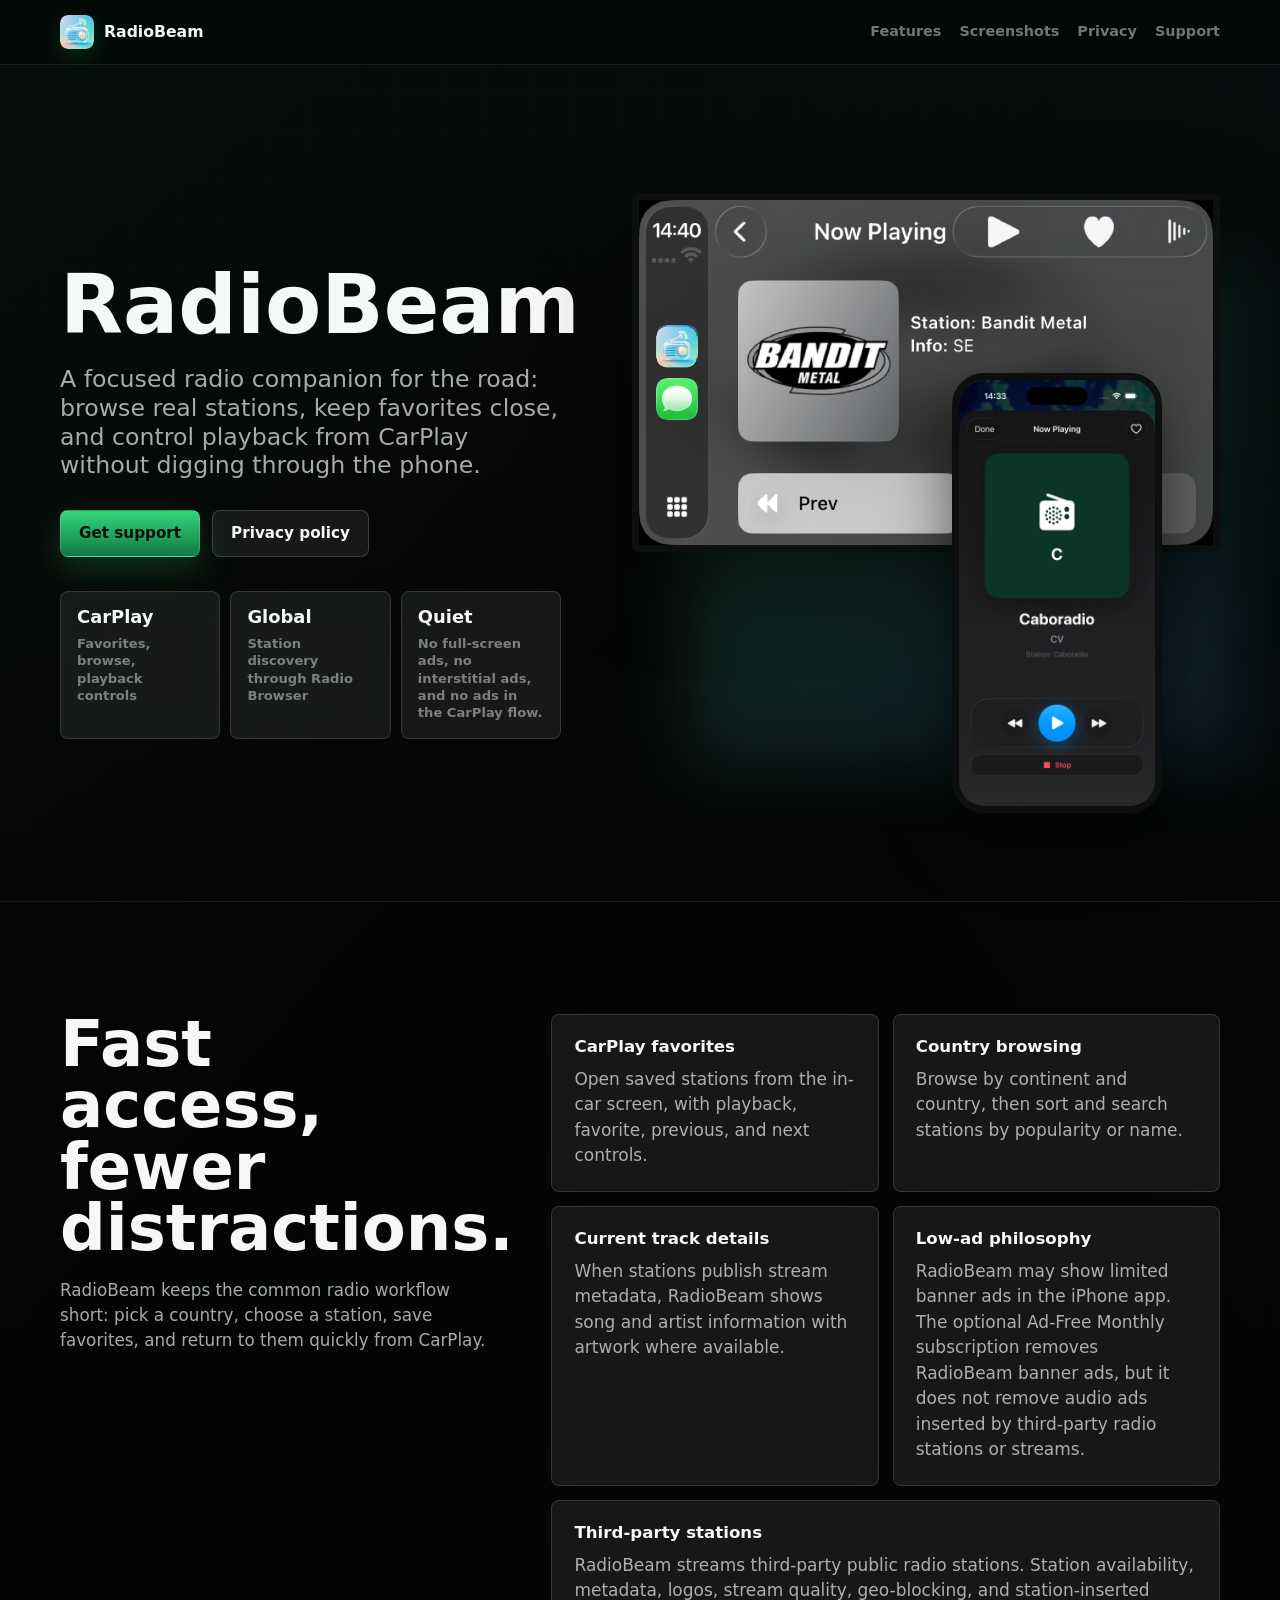
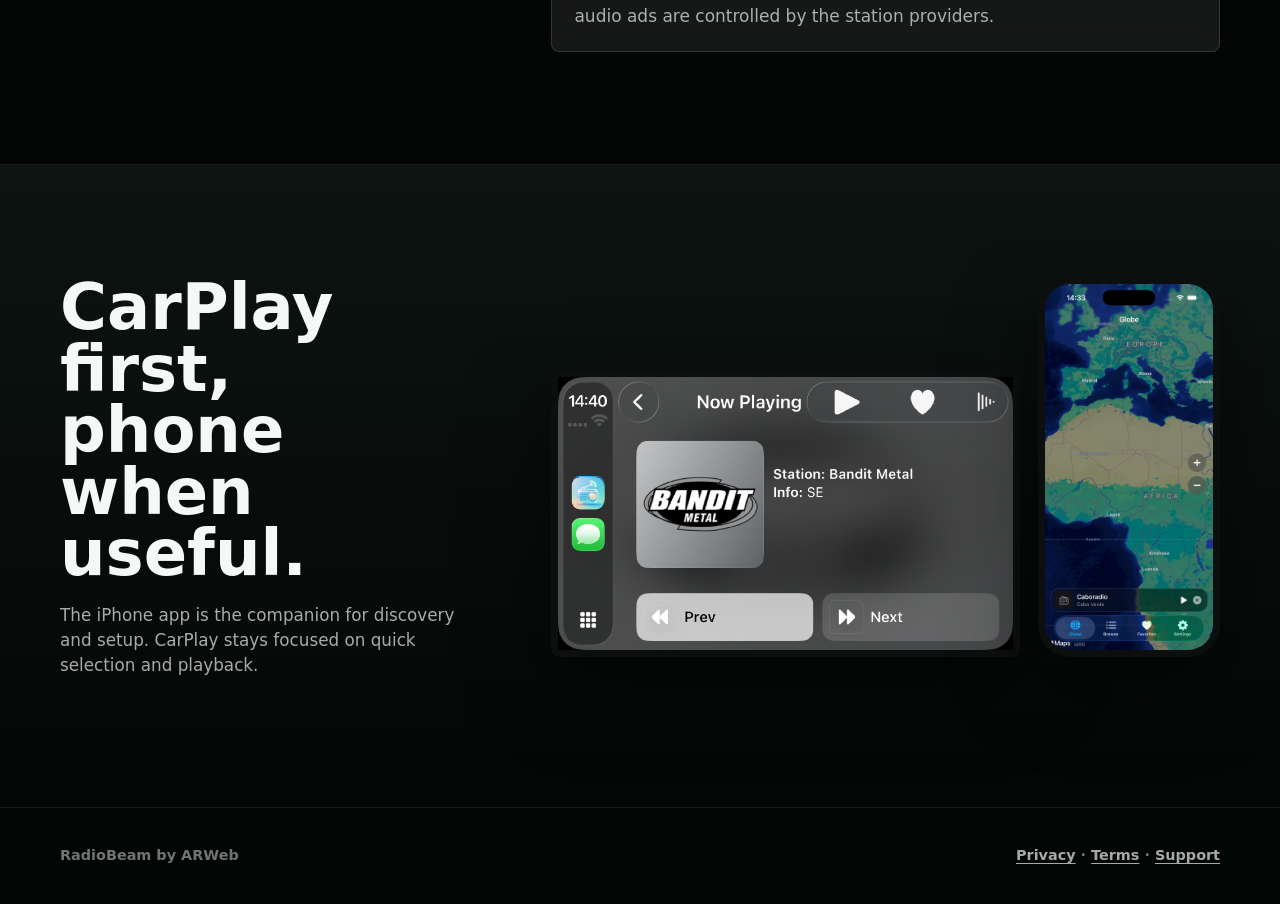
<file: docs/index.html>
<!doctype html>
<html lang="en">
  <head>
    <meta charset="utf-8">
    <meta name="viewport" content="width=device-width, initial-scale=1">
    <title>RadioBeam - CarPlay Radio</title>
    <meta name="description" content="RadioBeam is a CarPlay-first iOS radio app for browsing, saving, and playing live radio stations.">
    <link rel="icon" href="images/radiobeam-logo.png">
    <link rel="stylesheet" href="assets/site.css">
  </head>
  <body>
    <header class="site-header">
      <nav class="nav" aria-label="Primary">
        <a class="brand" href="./">
          <img src="images/radiobeam-logo.png" alt="">
          <span>RadioBeam</span>
        </a>
        <div class="nav-links">
          <a href="#features">Features</a>
          <a href="#screenshots">Screenshots</a>
          <a href="privacy/">Privacy</a>
          <a href="support/">Support</a>
        </div>
      </nav>
    </header>

    <main>
      <section class="hero wrap" aria-labelledby="home-title">
        <div>
          <h1 id="home-title">RadioBeam</h1>
          <p class="lead">A focused radio companion for the road: browse real stations, keep favorites close, and control playback from CarPlay without digging through the phone.</p>
          <div class="hero-actions">
            <a class="button" href="support/">Get support</a>
            <a class="button secondary" href="privacy/">Privacy policy</a>
          </div>
          <div class="stats" aria-label="RadioBeam highlights">
            <div class="stat">
              <strong>CarPlay</strong>
              <span>Favorites, browse, playback controls</span>
            </div>
            <div class="stat">
              <strong>Global</strong>
              <span>Station discovery through Radio Browser</span>
            </div>
            <div class="stat">
              <strong>Quiet</strong>
              <span>No full-screen ads, no interstitial ads, and no ads in the CarPlay flow.</span>
            </div>
          </div>
        </div>
        <div class="device-stage" aria-label="RadioBeam screenshots">
          <img class="carplay-shot" src="images/carplay-now-playing.png" alt="RadioBeam CarPlay Now Playing screen">
          <img class="phone-shot" src="images/iphone-now-playing.png" alt="RadioBeam iPhone Now Playing screen">
        </div>
      </section>

      <section class="section" id="features">
        <div class="wrap section-grid">
          <div>
            <h2>Fast access, fewer distractions.</h2>
            <p class="section-copy">RadioBeam keeps the common radio workflow short: pick a country, choose a station, save favorites, and return to them quickly from CarPlay.</p>
          </div>
          <div class="feature-grid">
            <article class="feature">
              <h3>CarPlay favorites</h3>
              <p>Open saved stations from the in-car screen, with playback, favorite, previous, and next controls.</p>
            </article>
            <article class="feature">
              <h3>Country browsing</h3>
              <p>Browse by continent and country, then sort and search stations by popularity or name.</p>
            </article>
            <article class="feature">
              <h3>Current track details</h3>
              <p>When stations publish stream metadata, RadioBeam shows song and artist information with artwork where available.</p>
            </article>
            <article class="feature">
              <h3>Low-ad philosophy</h3>
              <p>RadioBeam may show limited banner ads in the iPhone app. The optional Ad-Free Monthly subscription removes RadioBeam banner ads, but it does not remove audio ads inserted by third-party radio stations or streams.</p>
            </article>
            <article class="feature note">
              <h3>Third-party stations</h3>
              <p>RadioBeam streams third-party public radio stations. Station availability, metadata, logos, stream quality, geo-blocking, and station-inserted audio ads are controlled by the station providers.</p>
            </article>
          </div>
        </div>
      </section>

      <section class="section alt" id="screenshots">
        <div class="wrap section-grid">
          <div>
            <h2>CarPlay first, phone when useful.</h2>
            <p class="section-copy">The iPhone app is the companion for discovery and setup. CarPlay stays focused on quick selection and playback.</p>
          </div>
          <div class="screenshot-row">
            <img src="images/carplay-now-playing.png" alt="RadioBeam CarPlay player with station artwork">
            <img src="images/iphone-globe.png" alt="RadioBeam iPhone globe country discovery">
          </div>
        </div>
      </section>

    </main>

    <footer class="site-footer">
      <div class="footer-inner">
        <span>RadioBeam by ARWeb</span>
        <span><a href="privacy/">Privacy</a> · <a href="terms/">Terms</a> · <a href="support/">Support</a></span>
      </div>
    </footer>
  </body>
</html>
</file>
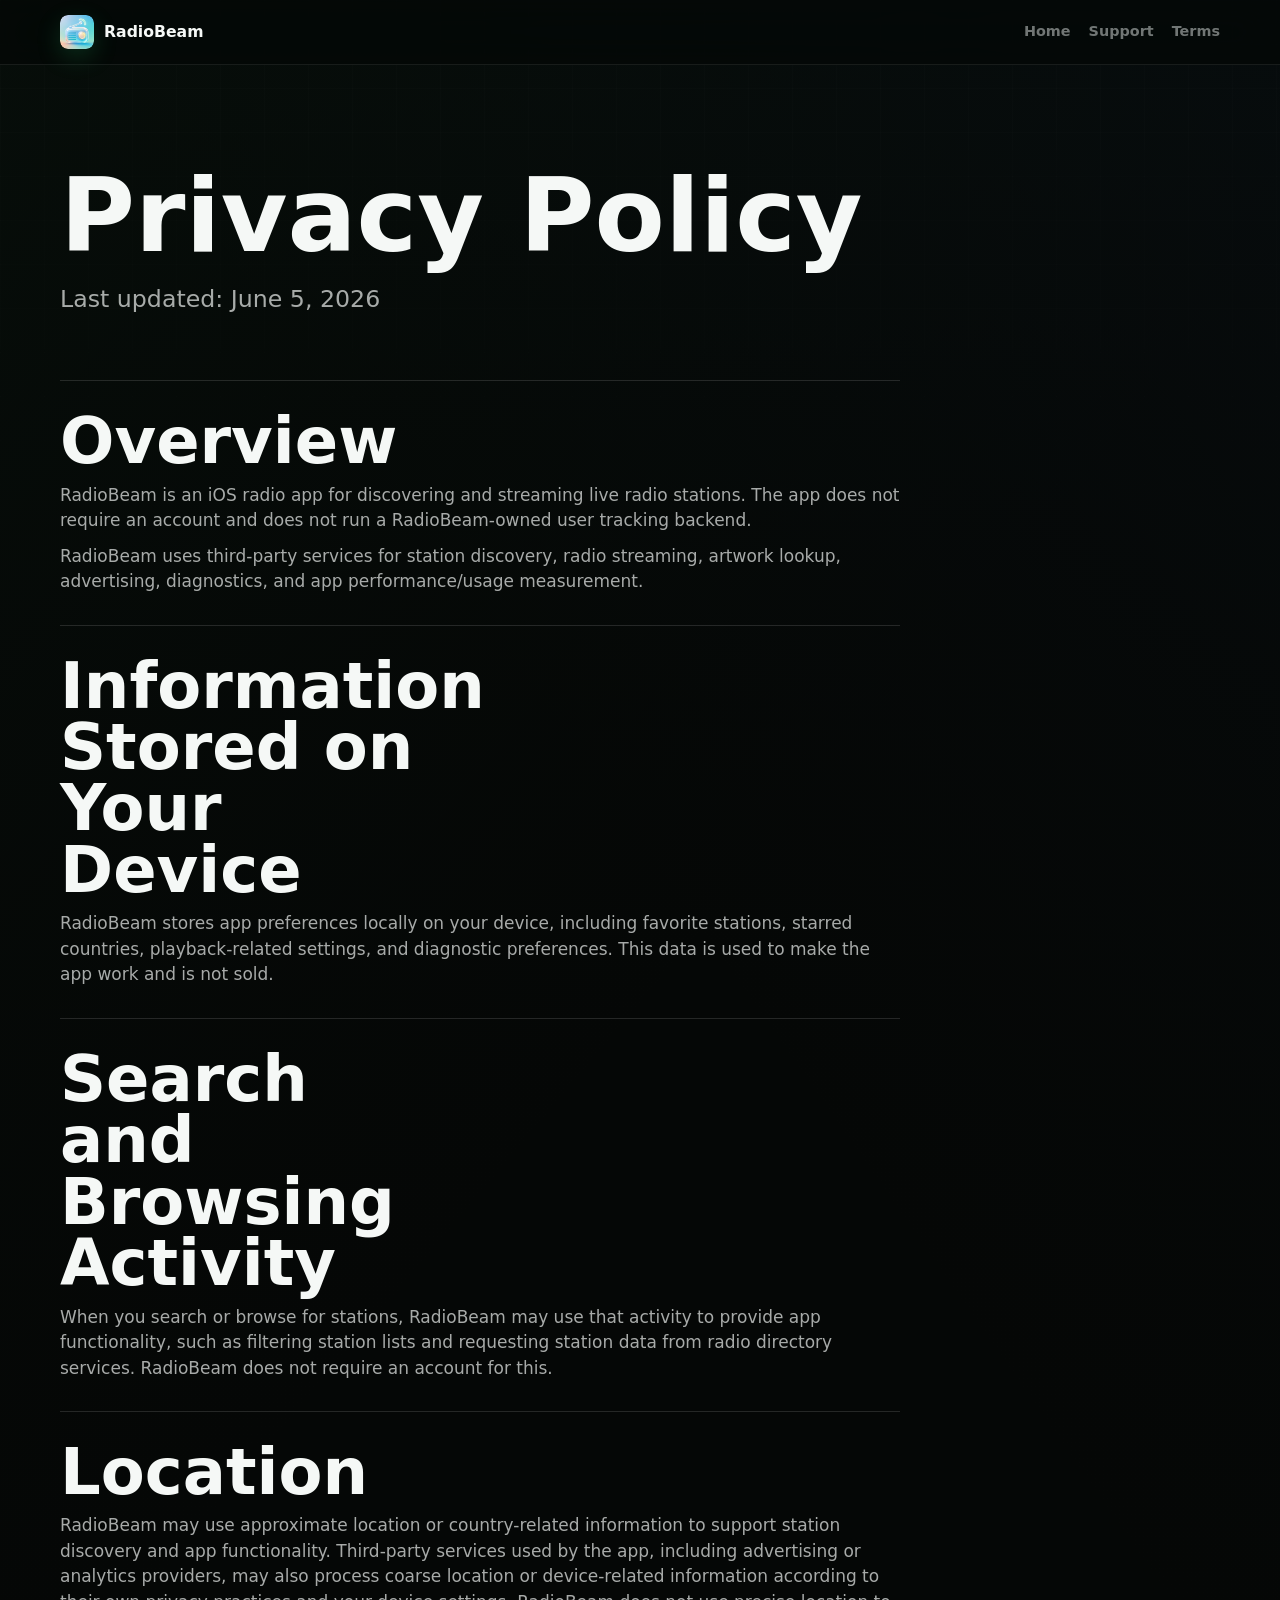
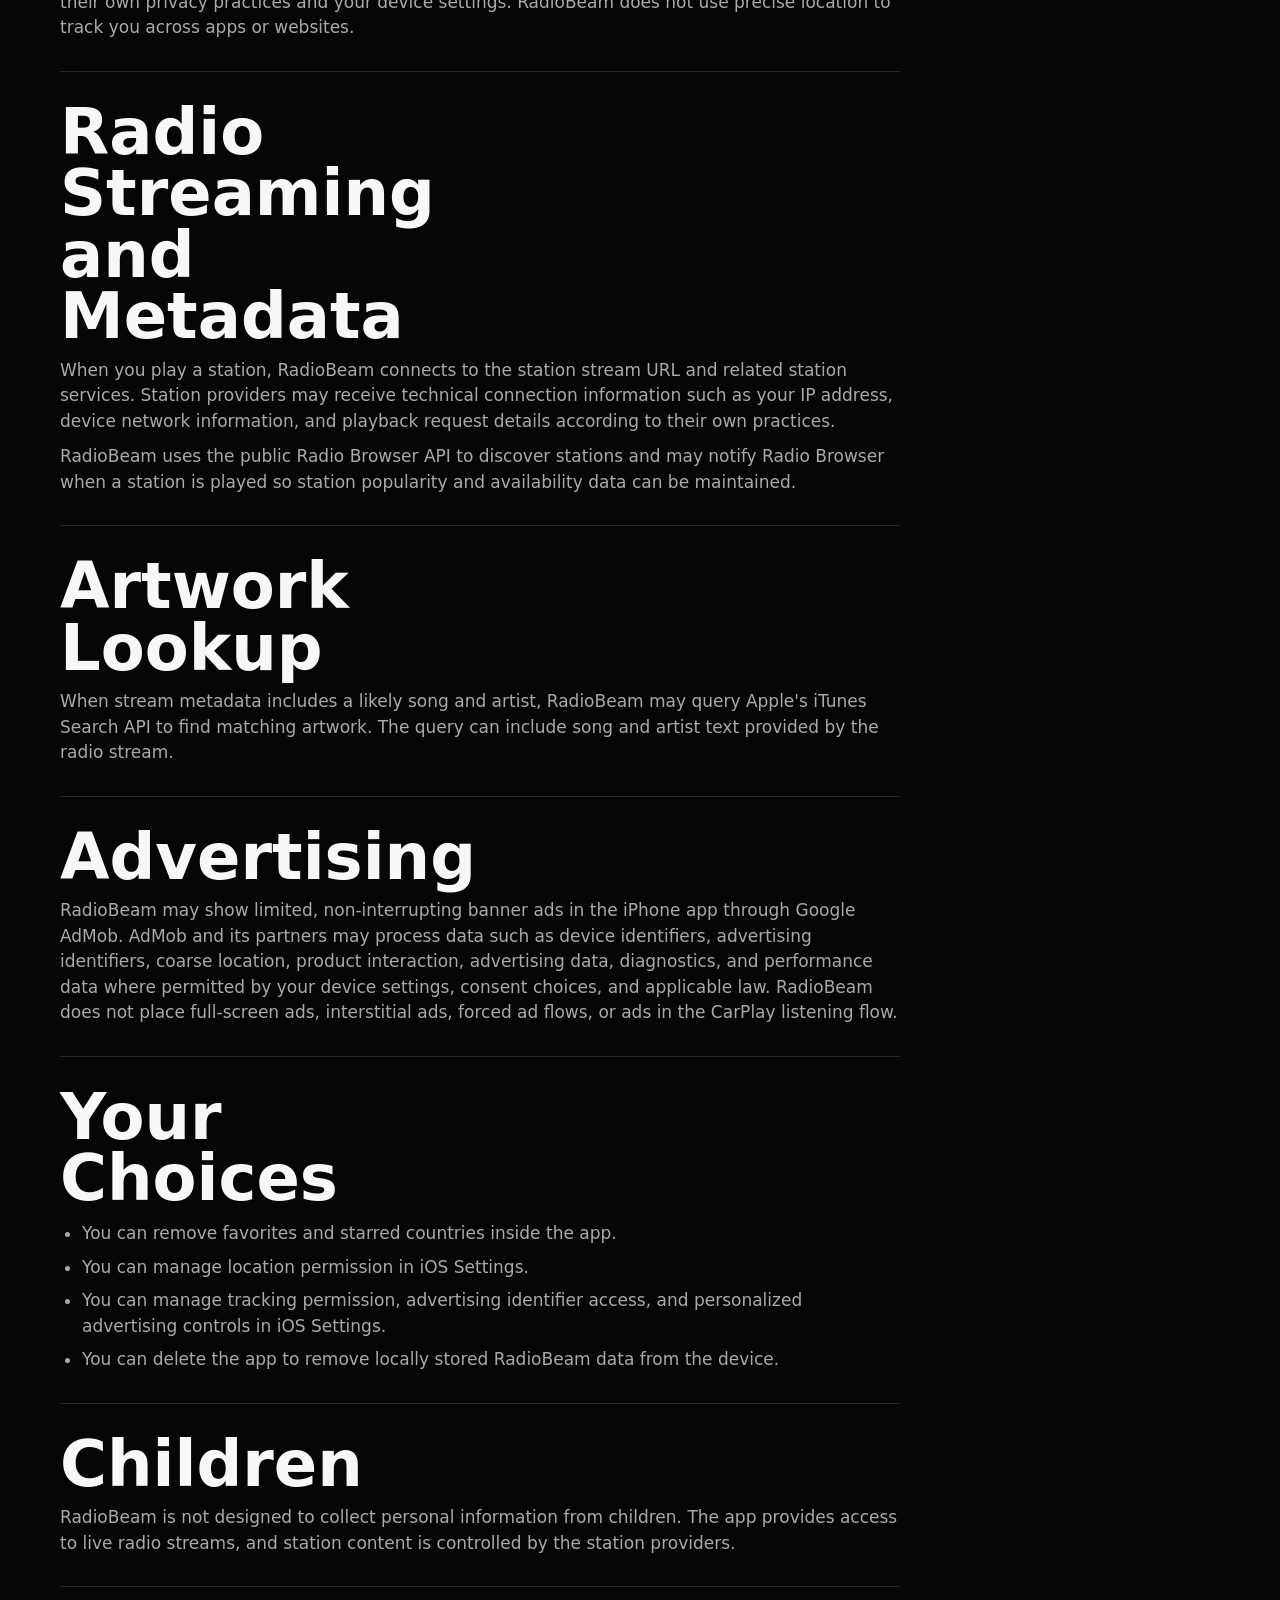
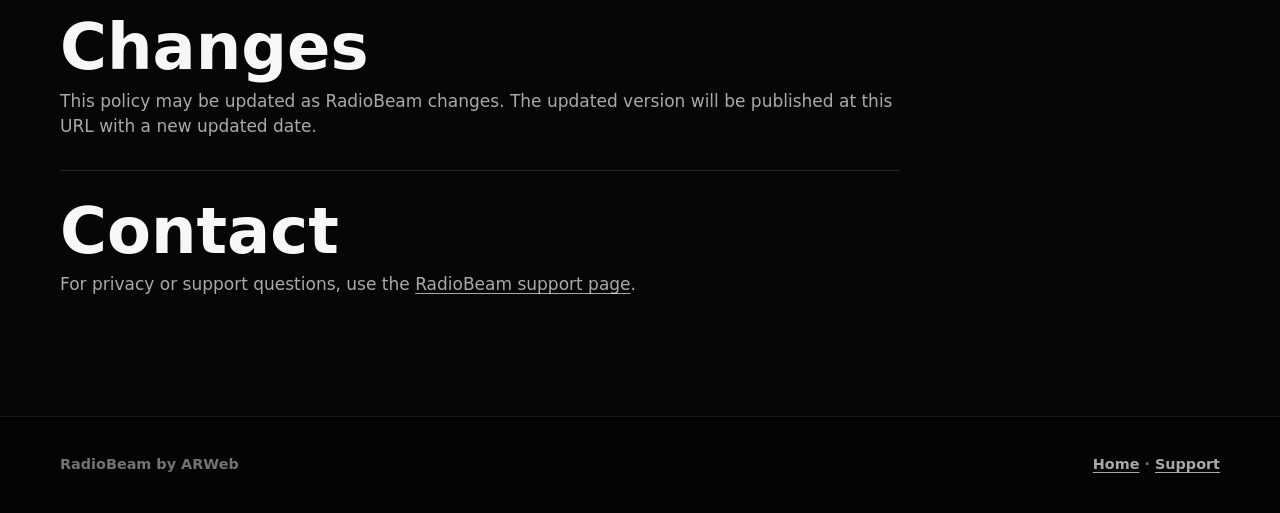
<file: docs/policy/index.html>
<!doctype html>
<html lang="en">
  <head>
    <meta charset="utf-8">
    <meta name="viewport" content="width=device-width, initial-scale=1">
    <meta http-equiv="refresh" content="0; url=../privacy/">
    <title>Policy - RadioBeam</title>
    <link rel="canonical" href="../privacy/">
  </head>
  <body>
    <p>RadioBeam policy information has moved to <a href="../privacy/">the Privacy Policy</a>.</p>
  </body>
</html>
</file>
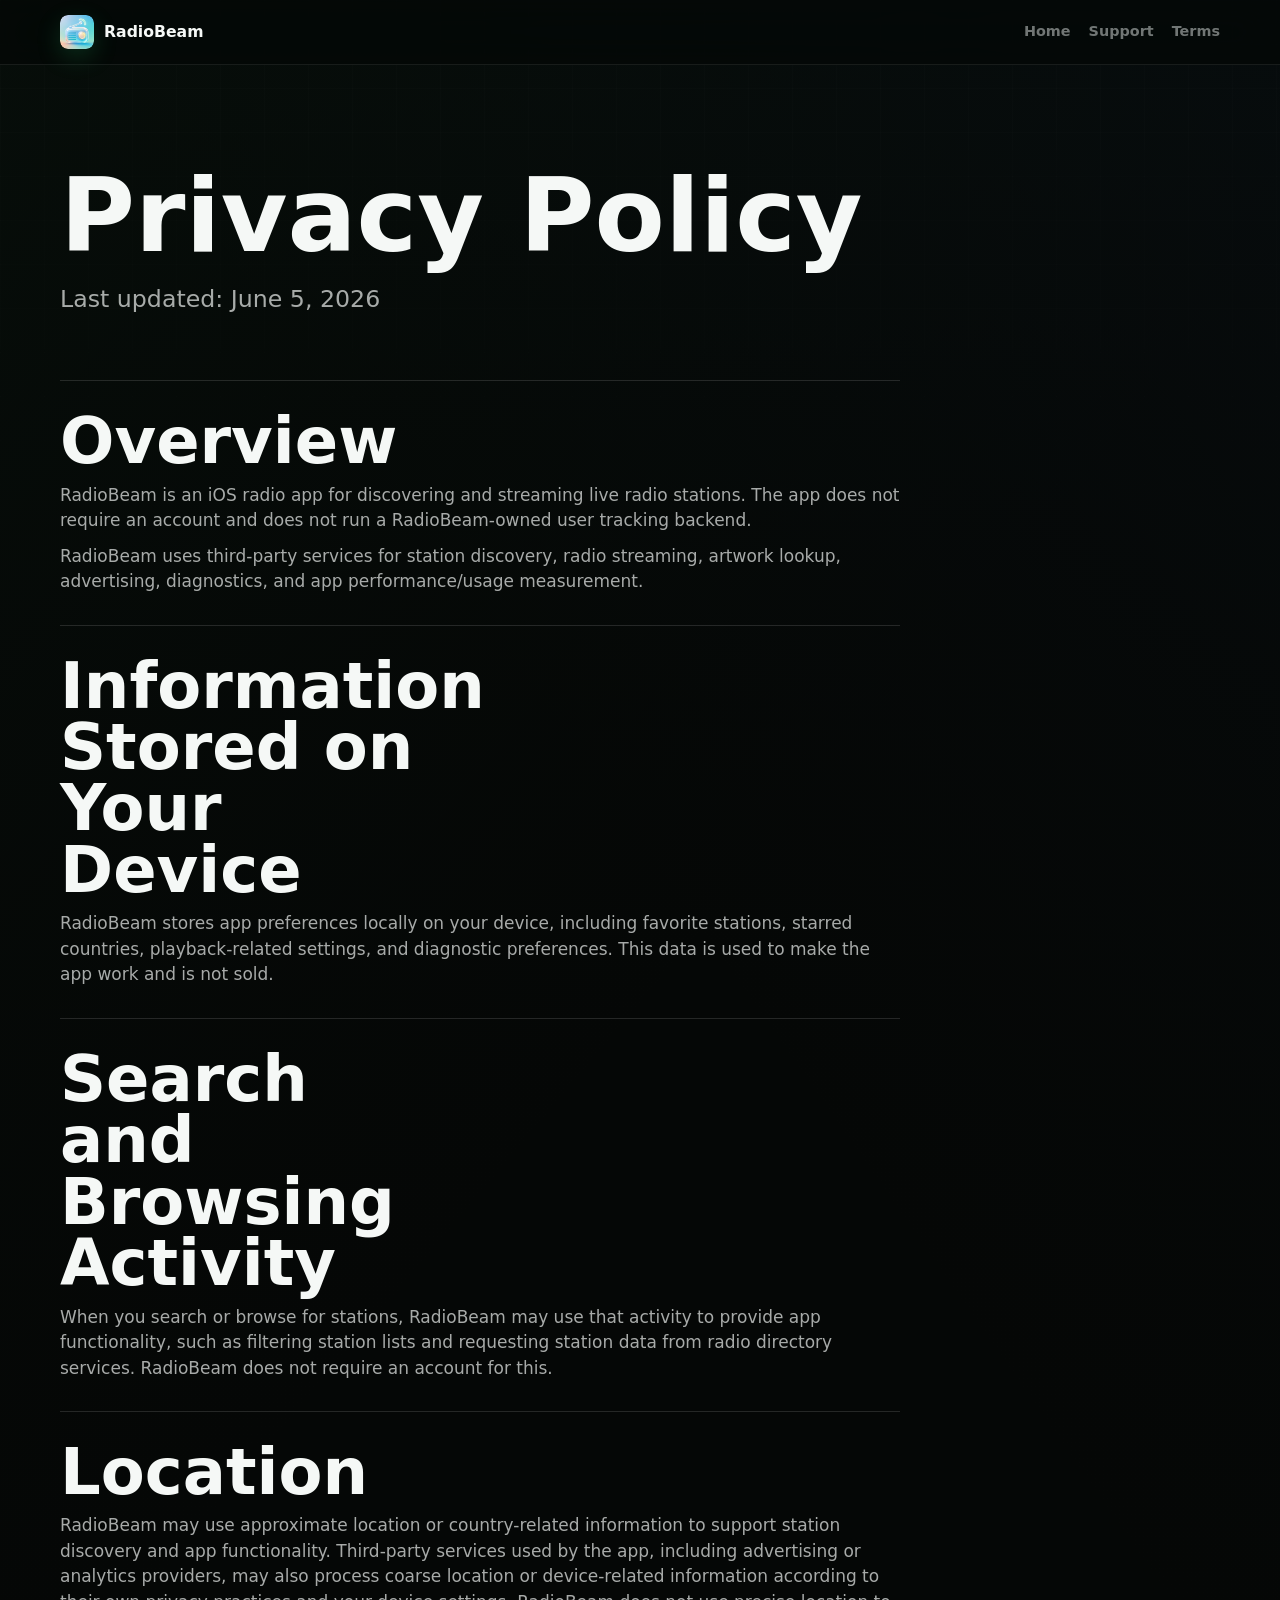
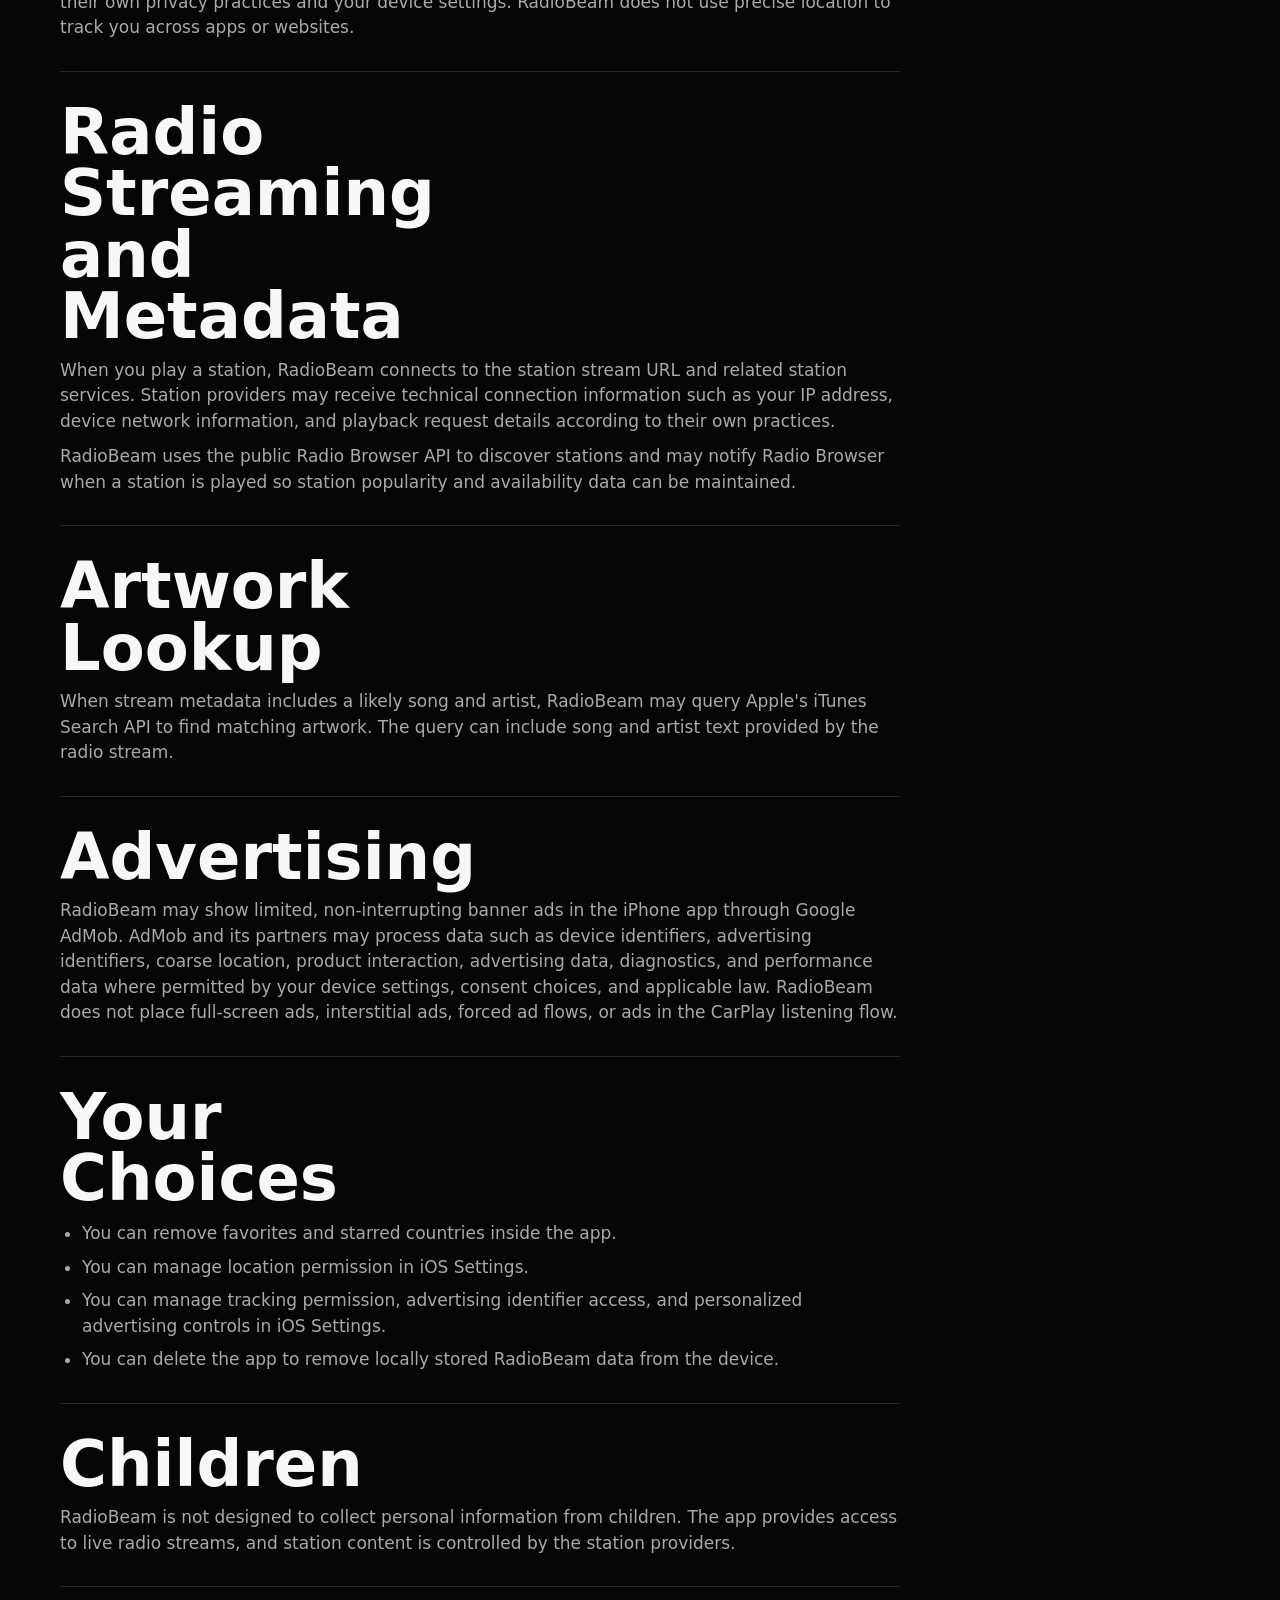
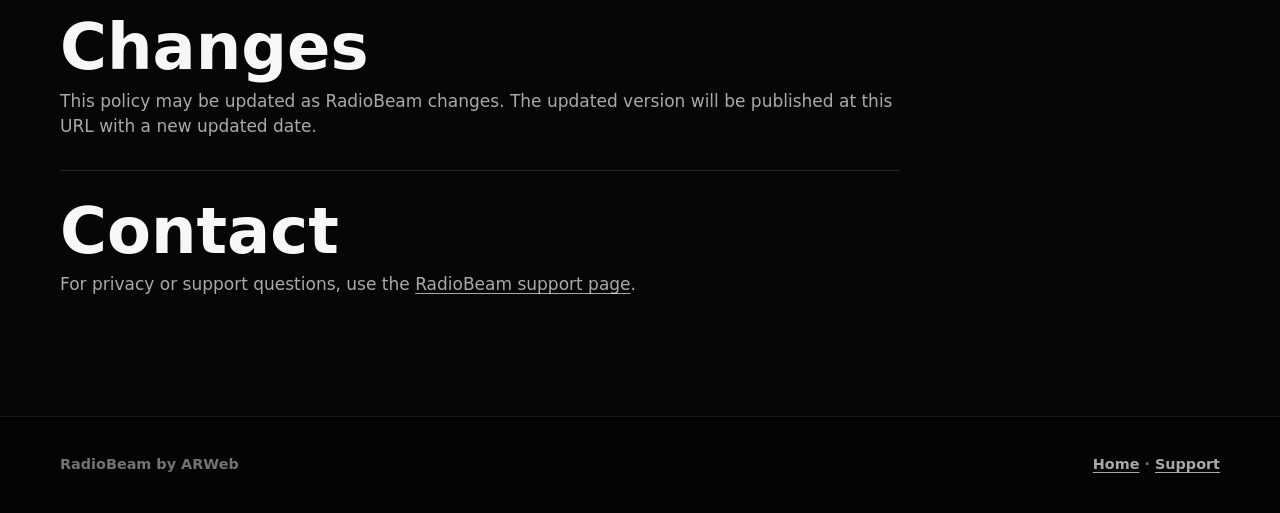
<file: docs/privacy/index.html>
<!doctype html>
<html lang="en">
  <head>
    <meta charset="utf-8">
    <meta name="viewport" content="width=device-width, initial-scale=1">
    <title>Privacy Policy - RadioBeam</title>
    <meta name="description" content="Privacy Policy for RadioBeam.">
    <link rel="icon" href="../images/radiobeam-logo.png">
    <link rel="stylesheet" href="../assets/site.css">
  </head>
  <body>
    <header class="site-header">
      <nav class="nav" aria-label="Primary">
        <a class="brand" href="../">
          <img src="../images/radiobeam-logo.png" alt="">
          <span>RadioBeam</span>
        </a>
        <div class="nav-links">
          <a href="../">Home</a>
          <a href="../support/">Support</a>
          <a href="../terms/">Terms</a>
        </div>
      </nav>
    </header>

    <main class="wrap">
      <section class="page-hero">
        <h1>Privacy Policy</h1>
        <p class="lead">Last updated: June 5, 2026</p>
      </section>

      <section class="content" aria-label="Privacy Policy content">
        <article class="policy-card">
          <h2>Overview</h2>
          <p>RadioBeam is an iOS radio app for discovering and streaming live radio stations. The app does not require an account and does not run a RadioBeam-owned user tracking backend.</p>
          <p>RadioBeam uses third-party services for station discovery, radio streaming, artwork lookup, advertising, diagnostics, and app performance/usage measurement.</p>
        </article>

        <article class="policy-card">
          <h2>Information Stored on Your Device</h2>
          <p>RadioBeam stores app preferences locally on your device, including favorite stations, starred countries, playback-related settings, and diagnostic preferences. This data is used to make the app work and is not sold.</p>
        </article>

        <article class="policy-card">
          <h2>Search and Browsing Activity</h2>
          <p>When you search or browse for stations, RadioBeam may use that activity to provide app functionality, such as filtering station lists and requesting station data from radio directory services. RadioBeam does not require an account for this.</p>
        </article>

        <article class="policy-card">
          <h2>Location</h2>
          <p>RadioBeam may use approximate location or country-related information to support station discovery and app functionality. Third-party services used by the app, including advertising or analytics providers, may also process coarse location or device-related information according to their own privacy practices and your device settings. RadioBeam does not use precise location to track you across apps or websites.</p>
        </article>

        <article class="policy-card">
          <h2>Radio Streaming and Metadata</h2>
          <p>When you play a station, RadioBeam connects to the station stream URL and related station services. Station providers may receive technical connection information such as your IP address, device network information, and playback request details according to their own practices.</p>
          <p>RadioBeam uses the public Radio Browser API to discover stations and may notify Radio Browser when a station is played so station popularity and availability data can be maintained.</p>
        </article>

        <article class="policy-card">
          <h2>Artwork Lookup</h2>
          <p>When stream metadata includes a likely song and artist, RadioBeam may query Apple's iTunes Search API to find matching artwork. The query can include song and artist text provided by the radio stream.</p>
        </article>

        <article class="policy-card">
          <h2>Advertising</h2>
          <p>RadioBeam may show limited, non-interrupting banner ads in the iPhone app through Google AdMob. AdMob and its partners may process data such as device identifiers, advertising identifiers, coarse location, product interaction, advertising data, diagnostics, and performance data where permitted by your device settings, consent choices, and applicable law. RadioBeam does not place full-screen ads, interstitial ads, forced ad flows, or ads in the CarPlay listening flow.</p>
        </article>

        <article class="policy-card" id="choices">
          <h2>Your Choices</h2>
          <ul>
            <li>You can remove favorites and starred countries inside the app.</li>
            <li>You can manage location permission in iOS Settings.</li>
            <li>You can manage tracking permission, advertising identifier access, and personalized advertising controls in iOS Settings.</li>
            <li>You can delete the app to remove locally stored RadioBeam data from the device.</li>
          </ul>
        </article>

        <article class="policy-card">
          <h2>Children</h2>
          <p>RadioBeam is not designed to collect personal information from children. The app provides access to live radio streams, and station content is controlled by the station providers.</p>
        </article>

        <article class="policy-card">
          <h2>Changes</h2>
          <p>This policy may be updated as RadioBeam changes. The updated version will be published at this URL with a new updated date.</p>
        </article>

        <article class="policy-card">
          <h2>Contact</h2>
          <p>For privacy or support questions, use the <a href="../support/">RadioBeam support page</a>.</p>
        </article>
      </section>
    </main>

    <footer class="site-footer">
      <div class="footer-inner">
        <span>RadioBeam by ARWeb</span>
        <span><a href="../">Home</a> · <a href="../support/">Support</a></span>
      </div>
    </footer>
  </body>
</html>
</file>
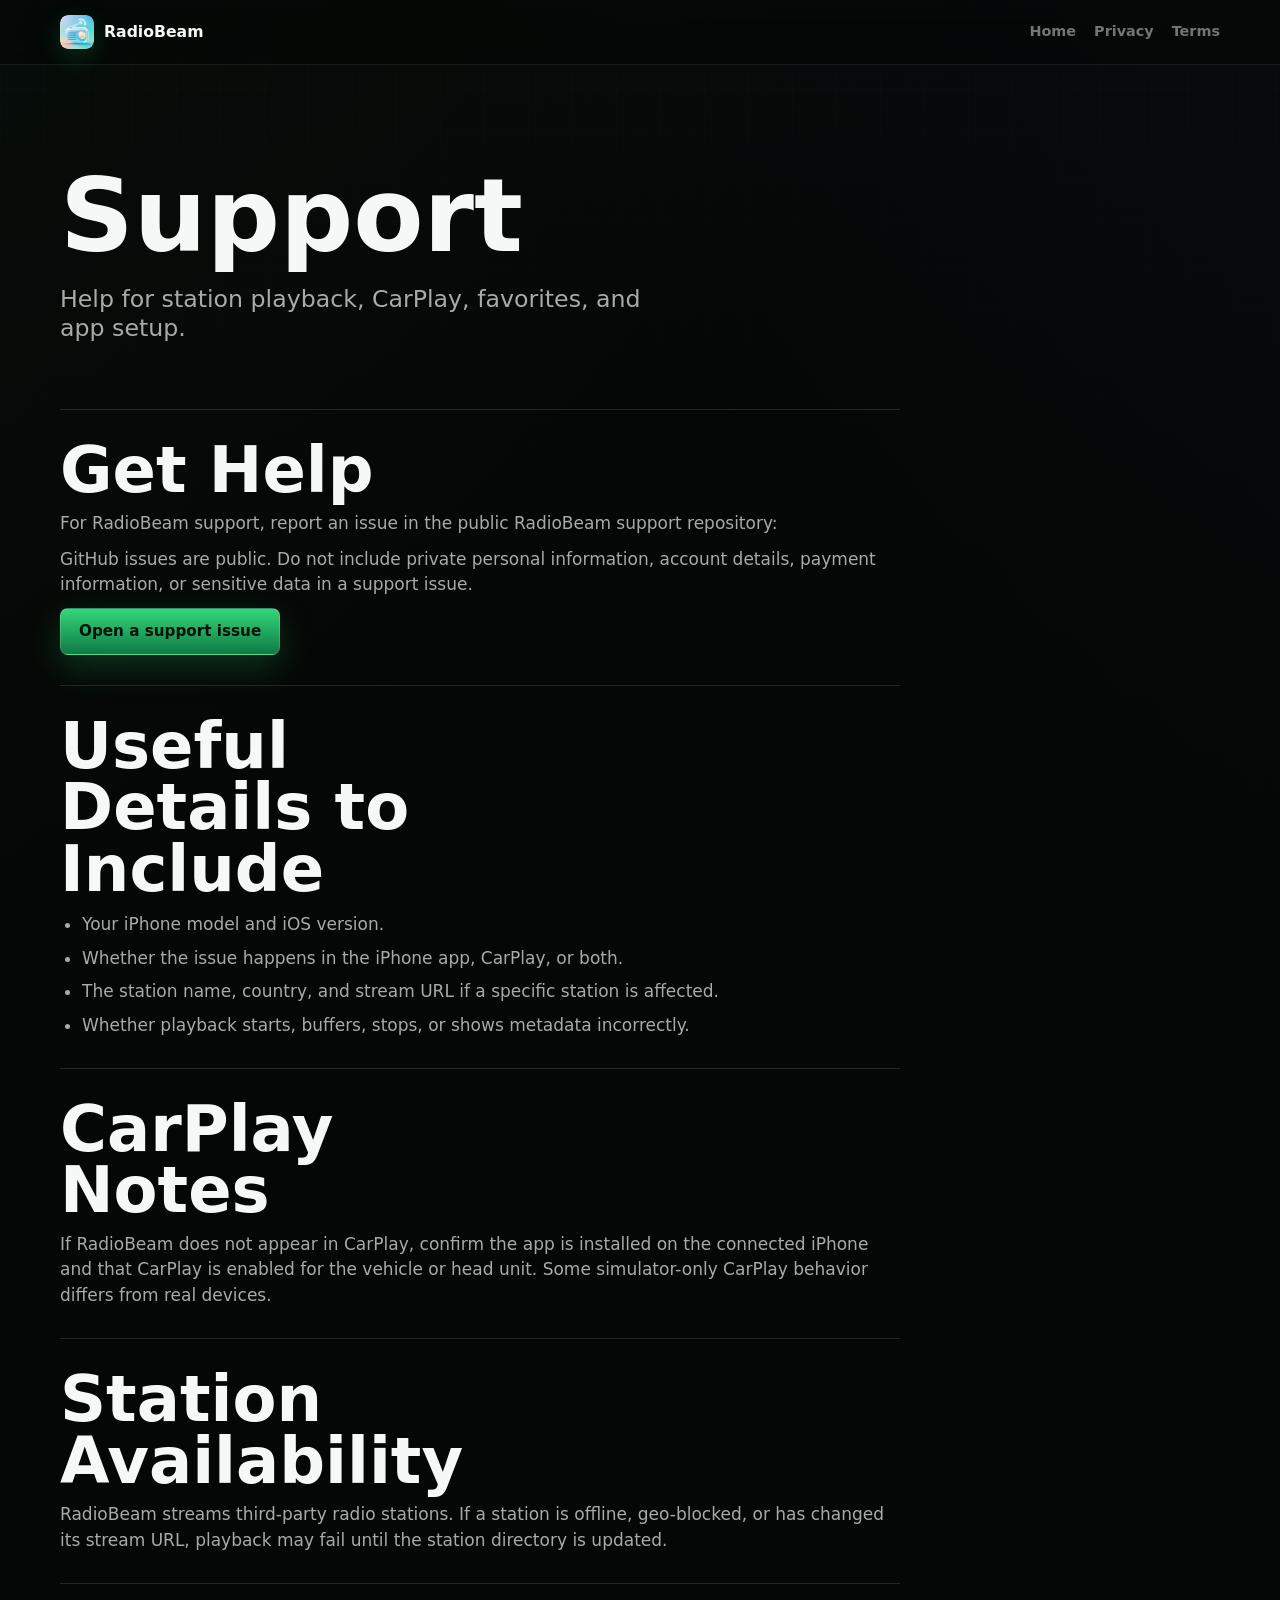
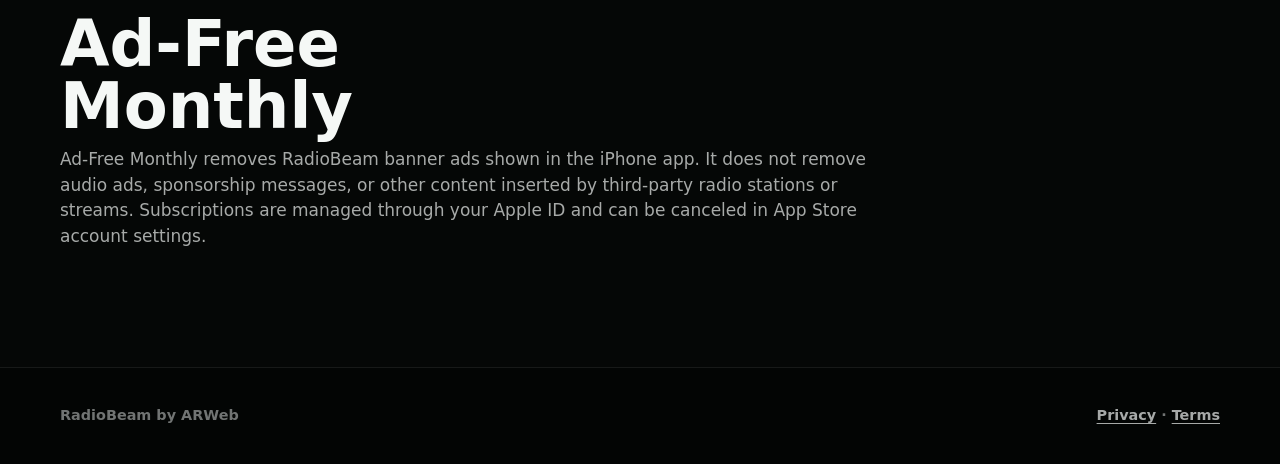
<file: docs/support/index.html>
<!doctype html>
<html lang="en">
  <head>
    <meta charset="utf-8">
    <meta name="viewport" content="width=device-width, initial-scale=1">
    <title>Support - RadioBeam</title>
    <meta name="description" content="Support information for RadioBeam.">
    <link rel="icon" href="../images/radiobeam-logo.png">
    <link rel="stylesheet" href="../assets/site.css">
  </head>
  <body>
    <header class="site-header">
      <nav class="nav" aria-label="Primary">
        <a class="brand" href="../">
          <img src="../images/radiobeam-logo.png" alt="">
          <span>RadioBeam</span>
        </a>
        <div class="nav-links">
          <a href="../">Home</a>
          <a href="../privacy/">Privacy</a>
          <a href="../terms/">Terms</a>
        </div>
      </nav>
    </header>

    <main class="wrap">
      <section class="page-hero">
        <h1>Support</h1>
        <p class="lead">Help for station playback, CarPlay, favorites, and app setup.</p>
      </section>

      <section class="content" aria-label="Support content">
        <article class="policy-card">
          <h2>Get Help</h2>
          <p>For RadioBeam support, report an issue in the public RadioBeam support repository:</p>
          <p>GitHub issues are public. Do not include private personal information, account details, payment information, or sensitive data in a support issue.</p>
          <p><a class="button" href="https://github.com/arwebSE/RadioBeamApp/issues">Open a support issue</a></p>
        </article>

        <article class="policy-card">
          <h2>Useful Details to Include</h2>
          <ul>
            <li>Your iPhone model and iOS version.</li>
            <li>Whether the issue happens in the iPhone app, CarPlay, or both.</li>
            <li>The station name, country, and stream URL if a specific station is affected.</li>
            <li>Whether playback starts, buffers, stops, or shows metadata incorrectly.</li>
          </ul>
        </article>

        <article class="policy-card">
          <h2>CarPlay Notes</h2>
          <p>If RadioBeam does not appear in CarPlay, confirm the app is installed on the connected iPhone and that CarPlay is enabled for the vehicle or head unit. Some simulator-only CarPlay behavior differs from real devices.</p>
        </article>

        <article class="policy-card">
          <h2>Station Availability</h2>
          <p>RadioBeam streams third-party radio stations. If a station is offline, geo-blocked, or has changed its stream URL, playback may fail until the station directory is updated.</p>
        </article>

        <article class="policy-card">
          <h2>Ad-Free Monthly</h2>
          <p>Ad-Free Monthly removes RadioBeam banner ads shown in the iPhone app. It does not remove audio ads, sponsorship messages, or other content inserted by third-party radio stations or streams. Subscriptions are managed through your Apple ID and can be canceled in App Store account settings.</p>
        </article>
      </section>
    </main>

    <footer class="site-footer">
      <div class="footer-inner">
        <span>RadioBeam by ARWeb</span>
        <span><a href="../privacy/">Privacy</a> · <a href="../terms/">Terms</a></span>
      </div>
    </footer>
  </body>
</html>
</file>
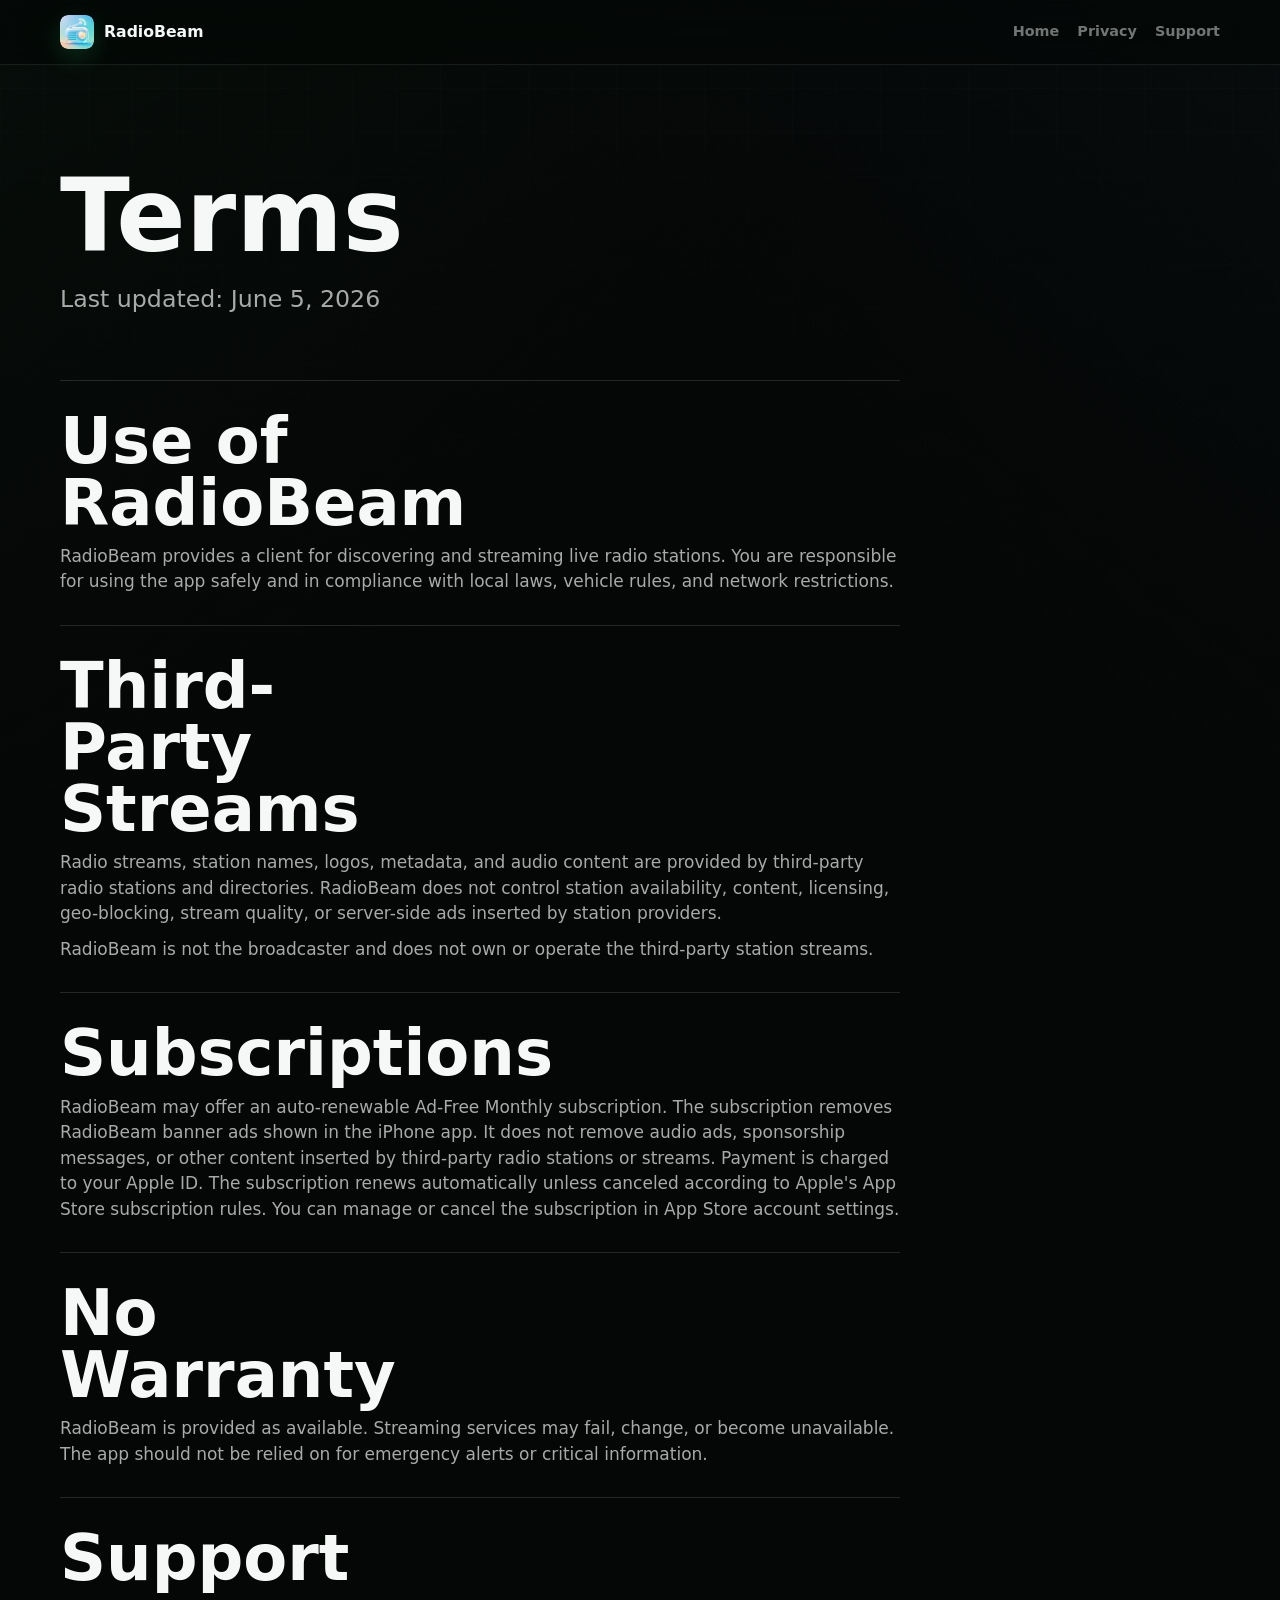
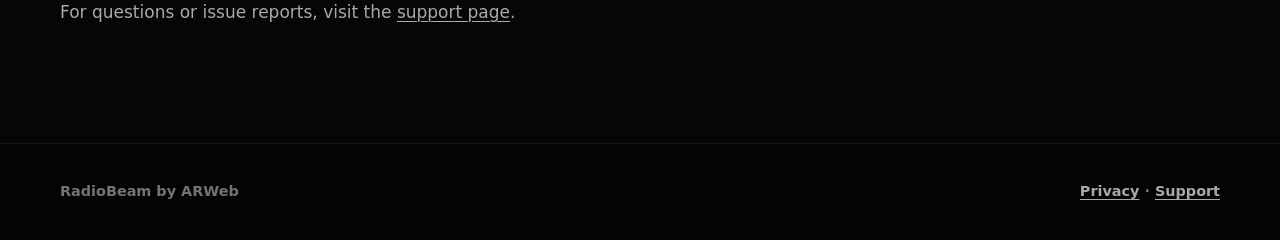
<file: docs/terms/index.html>
<!doctype html>
<html lang="en">
  <head>
    <meta charset="utf-8">
    <meta name="viewport" content="width=device-width, initial-scale=1">
    <title>Terms - RadioBeam</title>
    <meta name="description" content="Terms and disclaimers for RadioBeam.">
    <link rel="icon" href="../images/radiobeam-logo.png">
    <link rel="stylesheet" href="../assets/site.css">
  </head>
  <body>
    <header class="site-header">
      <nav class="nav" aria-label="Primary">
        <a class="brand" href="../">
          <img src="../images/radiobeam-logo.png" alt="">
          <span>RadioBeam</span>
        </a>
        <div class="nav-links">
          <a href="../">Home</a>
          <a href="../privacy/">Privacy</a>
          <a href="../support/">Support</a>
        </div>
      </nav>
    </header>

    <main class="wrap">
      <section class="page-hero">
        <h1>Terms</h1>
        <p class="lead">Last updated: June 5, 2026</p>
      </section>

      <section class="content" aria-label="Terms content">
        <article class="policy-card">
          <h2>Use of RadioBeam</h2>
          <p>RadioBeam provides a client for discovering and streaming live radio stations. You are responsible for using the app safely and in compliance with local laws, vehicle rules, and network restrictions.</p>
        </article>

        <article class="policy-card">
          <h2>Third-Party Streams</h2>
          <p>Radio streams, station names, logos, metadata, and audio content are provided by third-party radio stations and directories. RadioBeam does not control station availability, content, licensing, geo-blocking, stream quality, or server-side ads inserted by station providers.</p>
          <p>RadioBeam is not the broadcaster and does not own or operate the third-party station streams.</p>
        </article>

        <article class="policy-card">
          <h2>Subscriptions</h2>
          <p>RadioBeam may offer an auto-renewable Ad-Free Monthly subscription. The subscription removes RadioBeam banner ads shown in the iPhone app. It does not remove audio ads, sponsorship messages, or other content inserted by third-party radio stations or streams. Payment is charged to your Apple ID. The subscription renews automatically unless canceled according to Apple's App Store subscription rules. You can manage or cancel the subscription in App Store account settings.</p>
        </article>

        <article class="policy-card">
          <h2>No Warranty</h2>
          <p>RadioBeam is provided as available. Streaming services may fail, change, or become unavailable. The app should not be relied on for emergency alerts or critical information.</p>
        </article>

        <article class="policy-card">
          <h2>Support</h2>
          <p>For questions or issue reports, visit the <a href="../support/">support page</a>.</p>
        </article>
      </section>
    </main>

    <footer class="site-footer">
      <div class="footer-inner">
        <span>RadioBeam by ARWeb</span>
        <span><a href="../privacy/">Privacy</a> · <a href="../support/">Support</a></span>
      </div>
    </footer>
  </body>
</html>
</file>
<file: docs/assets/site.css>
:root {
  color-scheme: dark;
  --bg: #050706;
  --bg-soft: #0a0f0d;
  --panel: rgba(255, 255, 255, 0.075);
  --panel-strong: rgba(255, 255, 255, 0.11);
  --line: rgba(255, 255, 255, 0.13);
  --line-soft: rgba(255, 255, 255, 0.08);
  --text: #f5f8f6;
  --muted: rgba(245, 248, 246, 0.68);
  --quiet: rgba(245, 248, 246, 0.46);
  --green: #2fc06d;
  --green-deep: #0f7a45;
  --blue: #45a7ff;
  --yellow: #ffd15f;
  --shadow: 0 28px 90px rgba(0, 0, 0, 0.45);
}

* {
  box-sizing: border-box;
}

html {
  scroll-behavior: smooth;
}

body {
  margin: 0;
  background:
    linear-gradient(180deg, rgba(5, 7, 6, 0.84), var(--bg) 56%),
    linear-gradient(130deg, rgba(47, 192, 109, 0.22), transparent 34%),
    linear-gradient(235deg, rgba(69, 167, 255, 0.18), transparent 32%),
    var(--bg);
  color: var(--text);
  font-family: -apple-system, BlinkMacSystemFont, "SF Pro Display", "SF Pro Text", "Segoe UI", system-ui, sans-serif;
  font-size: 17px;
  line-height: 1.5;
  -webkit-font-smoothing: antialiased;
  text-rendering: optimizeLegibility;
}

body::before {
  content: "";
  position: fixed;
  inset: 0;
  z-index: -1;
  background:
    linear-gradient(rgba(255, 255, 255, 0.018) 1px, transparent 1px),
    linear-gradient(90deg, rgba(255, 255, 255, 0.018) 1px, transparent 1px);
  background-size: 44px 44px;
  mask-image: linear-gradient(180deg, rgba(0, 0, 0, 0.65), transparent 72%);
  pointer-events: none;
}

a {
  color: inherit;
  text-decoration-thickness: 0.08em;
  text-underline-offset: 0.2em;
}

a:hover {
  color: #ffffff;
}

.site-header {
  position: sticky;
  top: 0;
  z-index: 10;
  border-bottom: 1px solid var(--line-soft);
  background: rgba(5, 7, 6, 0.72);
  backdrop-filter: saturate(180%) blur(22px);
}

.nav {
  width: min(1160px, calc(100% - 32px));
  min-height: 64px;
  margin: 0 auto;
  display: flex;
  align-items: center;
  justify-content: space-between;
  gap: 22px;
}

.brand {
  display: inline-flex;
  align-items: center;
  gap: 10px;
  color: var(--text);
  font-size: 0.98rem;
  font-weight: 700;
  text-decoration: none;
}

.brand img {
  width: 34px;
  height: 34px;
  border-radius: 8px;
  box-shadow: 0 8px 24px rgba(47, 192, 109, 0.2);
}

.nav-links {
  display: flex;
  flex-wrap: wrap;
  align-items: center;
  justify-content: flex-end;
  gap: 8px 18px;
  font-size: 0.9rem;
  font-weight: 600;
}

.nav-links a {
  color: var(--quiet);
  text-decoration: none;
}

.nav-links a:hover {
  color: var(--text);
}

.wrap {
  width: min(1160px, calc(100% - 32px));
  margin: 0 auto;
}

.hero {
  min-height: calc(100vh - 64px);
  display: grid;
  grid-template-columns: minmax(0, 0.92fr) minmax(350px, 1.08fr);
  align-items: center;
  gap: clamp(34px, 5.5vw, 86px);
  padding: clamp(48px, 8vw, 96px) 0 56px;
}

h1,
h2,
h3 {
  margin: 0;
  letter-spacing: 0;
}

h1 {
  max-width: 10ch;
  font-size: clamp(3.8rem, 6.4vw, 5.9rem);
  font-weight: 800;
  line-height: 0.92;
}

h2 {
  max-width: 9ch;
  font-size: clamp(2.55rem, 5vw, 4.8rem);
  font-weight: 760;
  line-height: 0.96;
}

h3 {
  font-size: 1.04rem;
  font-weight: 720;
  line-height: 1.2;
}

.lead {
  max-width: 600px;
  margin: 22px 0 0;
  color: var(--muted);
  font-size: clamp(1.18rem, 2vw, 1.48rem);
  font-weight: 520;
  line-height: 1.22;
}

.hero-actions {
  display: flex;
  flex-wrap: wrap;
  gap: 12px;
  margin-top: 30px;
}

.button {
  display: inline-flex;
  min-height: 46px;
  align-items: center;
  justify-content: center;
  border: 1px solid rgba(255, 255, 255, 0.16);
  border-radius: 8px;
  padding: 11px 18px;
  background: linear-gradient(180deg, #34d679, var(--green-deep));
  color: #031108;
  font-size: 0.95rem;
  font-weight: 760;
  text-decoration: none;
  box-shadow: 0 12px 34px rgba(47, 192, 109, 0.24);
}

.button.secondary {
  background: rgba(255, 255, 255, 0.07);
  color: var(--text);
  box-shadow: none;
}

.button:hover {
  transform: translateY(-1px);
}

.stats {
  display: grid;
  grid-template-columns: repeat(3, minmax(0, 1fr));
  gap: 10px;
  margin-top: 34px;
}

.stat {
  min-height: 102px;
  border: 1px solid var(--line);
  border-radius: 8px;
  padding: 16px;
  background: var(--panel);
  backdrop-filter: blur(18px);
}

.stat strong {
  display: block;
  color: var(--text);
  font-size: 1.12rem;
  font-weight: 740;
  line-height: 1.05;
}

.stat span {
  display: block;
  margin-top: 8px;
  color: var(--quiet);
  font-size: 0.82rem;
  font-weight: 550;
  line-height: 1.32;
}

.device-stage {
  position: relative;
  min-height: 620px;
}

.device-stage::before {
  content: "";
  position: absolute;
  inset: 12% -4% 8% 10%;
  z-index: -1;
  border-radius: 8px;
  background: linear-gradient(145deg, rgba(47, 192, 109, 0.2), rgba(69, 167, 255, 0.12));
  filter: blur(34px);
}

.carplay-shot {
  width: min(100%, 660px);
  margin-left: auto;
  display: block;
  border: 7px solid #0c0f0e;
  border-radius: 8px;
  box-shadow: var(--shadow);
}

.phone-shot {
  position: absolute;
  right: min(6vw, 58px);
  bottom: 0;
  width: min(39%, 210px);
  border: 7px solid #0c0f0e;
  border-radius: 32px;
  box-shadow: 0 24px 64px rgba(0, 0, 0, 0.55);
}

.section {
  padding: clamp(70px, 9vw, 112px) 0;
  border-top: 1px solid var(--line-soft);
  background: rgba(5, 7, 6, 0.62);
}

.section.alt {
  background: linear-gradient(180deg, rgba(13, 22, 18, 0.92), rgba(5, 7, 6, 0.88));
}

.section-grid {
  display: grid;
  grid-template-columns: minmax(240px, 0.78fr) minmax(0, 1.22fr);
  gap: clamp(32px, 5vw, 76px);
  align-items: start;
}

.section-copy {
  max-width: 560px;
  margin-top: 18px;
  color: var(--muted);
  font-size: 1.05rem;
  font-weight: 500;
}

.feature-grid {
  display: grid;
  grid-template-columns: repeat(2, minmax(0, 1fr));
  gap: 14px;
}

.feature {
  min-height: 166px;
  border: 1px solid var(--line);
  border-radius: 8px;
  padding: 22px;
  background: var(--panel);
  backdrop-filter: blur(18px);
}

.feature.note {
  grid-column: 1 / -1;
  min-height: 0;
}

.feature p,
.policy-card p {
  margin: 10px 0 0;
  color: var(--muted);
}

.screenshot-row {
  display: grid;
  grid-template-columns: 0.72fr 0.28fr;
  gap: 18px;
  align-items: end;
}

.screenshot-row img {
  width: 100%;
  border: 7px solid #0c0f0e;
  box-shadow: var(--shadow);
}

.screenshot-row img:first-child {
  border-radius: 8px;
}

.screenshot-row img:last-child {
  border-radius: 32px;
}

.page-hero {
  padding: clamp(66px, 9vw, 104px) 0 44px;
}

.page-hero h1 {
  max-width: 12ch;
  font-size: clamp(3.4rem, 8vw, 6.8rem);
}

.content {
  max-width: 840px;
  padding: 22px 0 88px;
}

.policy-card {
  border-top: 1px solid var(--line);
  padding: 30px 0;
}

.policy-card ul {
  margin: 12px 0 0;
  padding-left: 22px;
  color: var(--muted);
}

.policy-card li + li {
  margin-top: 8px;
}

.site-footer {
  border-top: 1px solid var(--line-soft);
  background: #030504;
  color: var(--quiet);
}

.footer-inner {
  width: min(1160px, calc(100% - 32px));
  min-height: 96px;
  margin: 0 auto;
  display: flex;
  align-items: center;
  justify-content: space-between;
  gap: 18px;
  font-size: 0.9rem;
  font-weight: 560;
}

.footer-inner a {
  color: var(--muted);
}

@media (max-width: 900px) {
  .nav {
    align-items: flex-start;
    flex-direction: column;
    padding: 14px 0;
  }

  .nav-links {
    justify-content: flex-start;
  }

  .hero,
  .section-grid {
    grid-template-columns: 1fr;
  }

  .hero {
    min-height: 0;
  }

  h1,
  h2 {
    max-width: 11ch;
  }

  .device-stage {
    min-height: auto;
    padding-bottom: 42px;
  }

  .phone-shot {
    width: min(35%, 160px);
    right: 18px;
  }

  .stats,
  .feature-grid,
  .screenshot-row {
    grid-template-columns: 1fr;
  }

  .screenshot-row img:last-child {
    width: min(72%, 270px);
  }
}

@media (max-width: 540px) {
  body {
    font-size: 16px;
  }

  .wrap,
  .nav,
  .footer-inner {
    width: min(100% - 24px, 1160px);
  }

  h1 {
    font-size: clamp(3.2rem, 17vw, 4rem);
  }

  h2 {
    font-size: clamp(2.35rem, 12vw, 3.1rem);
  }

  .lead {
    font-size: 1.12rem;
  }

  .hero-actions {
    flex-direction: column;
  }

  .button {
    width: 100%;
  }

  .stats {
    gap: 8px;
  }

  .carplay-shot {
    border-width: 5px;
  }

  .phone-shot {
    position: relative;
    right: auto;
    display: block;
    width: min(72%, 240px);
    margin: -22px auto 0;
  }

  .section {
    padding: 58px 0;
  }

  .footer-inner {
    align-items: flex-start;
    flex-direction: column;
    justify-content: center;
    padding: 22px 0;
  }
}
</file>
